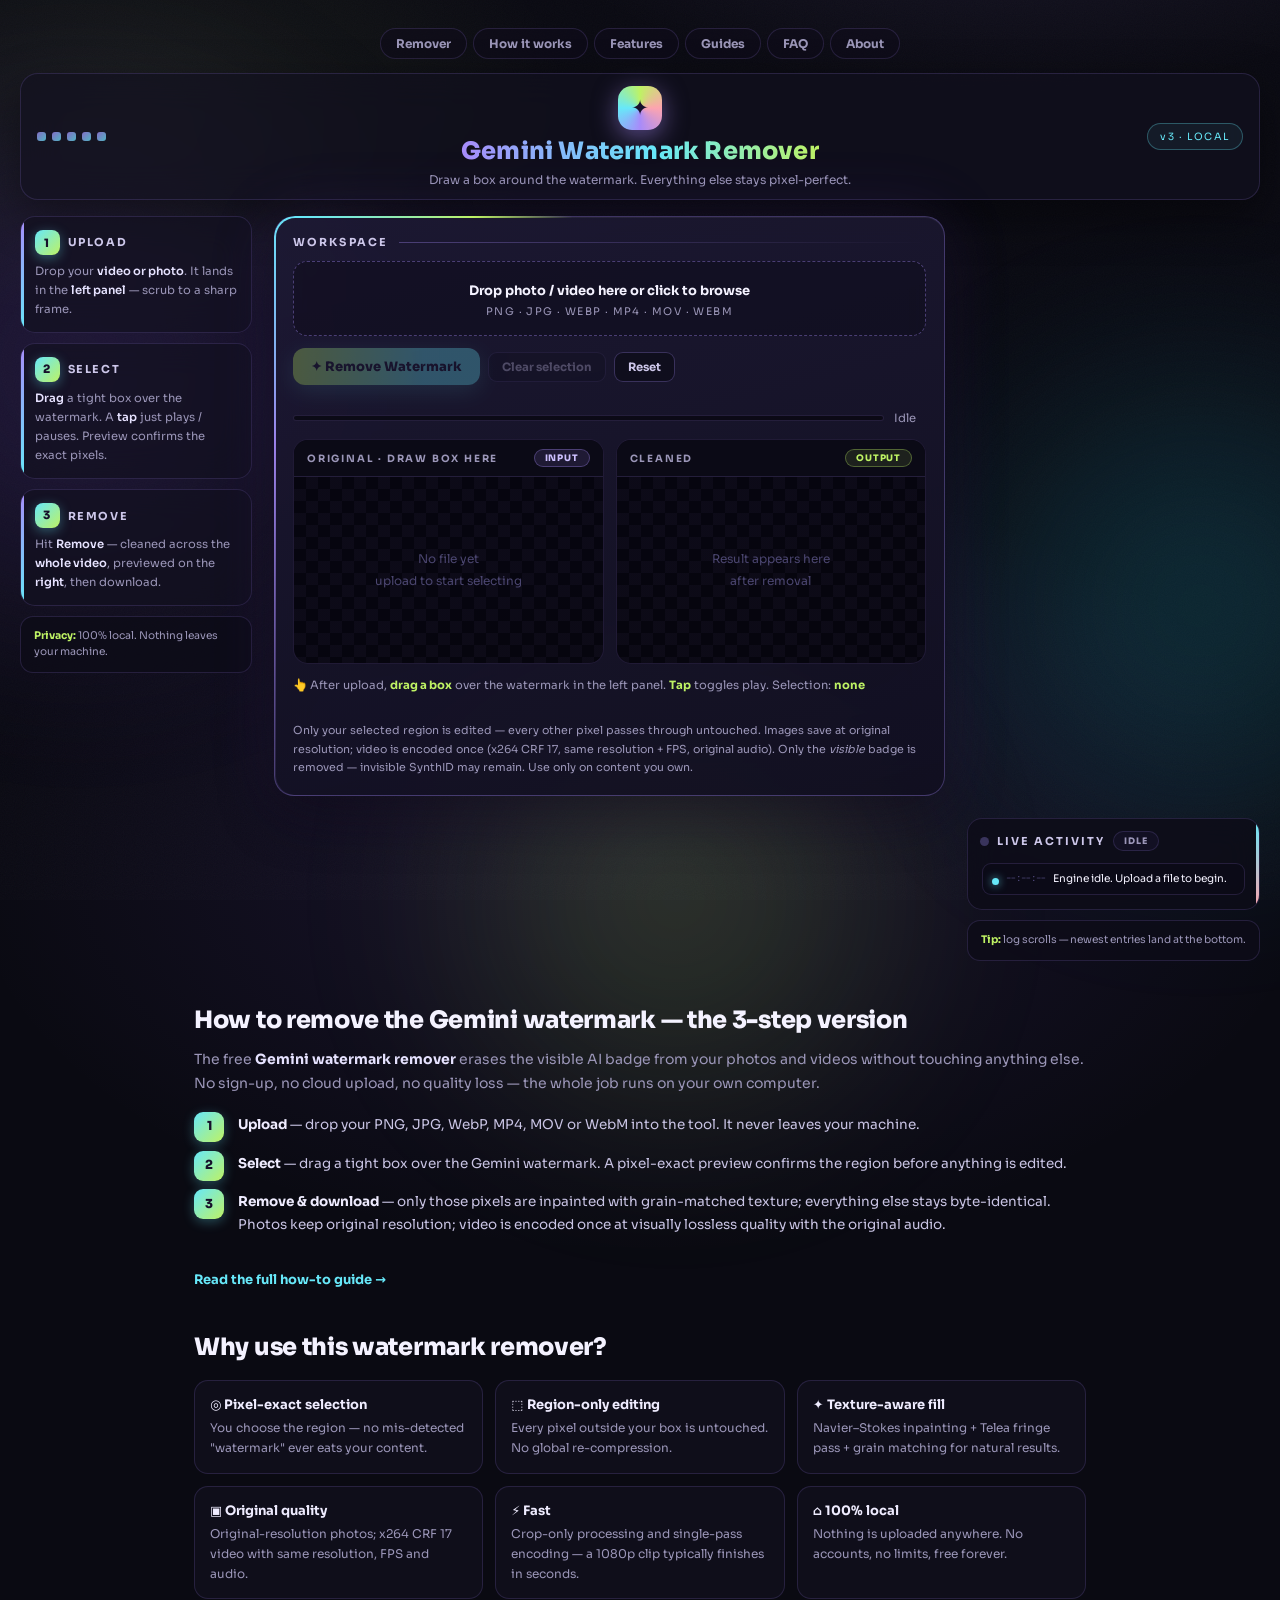
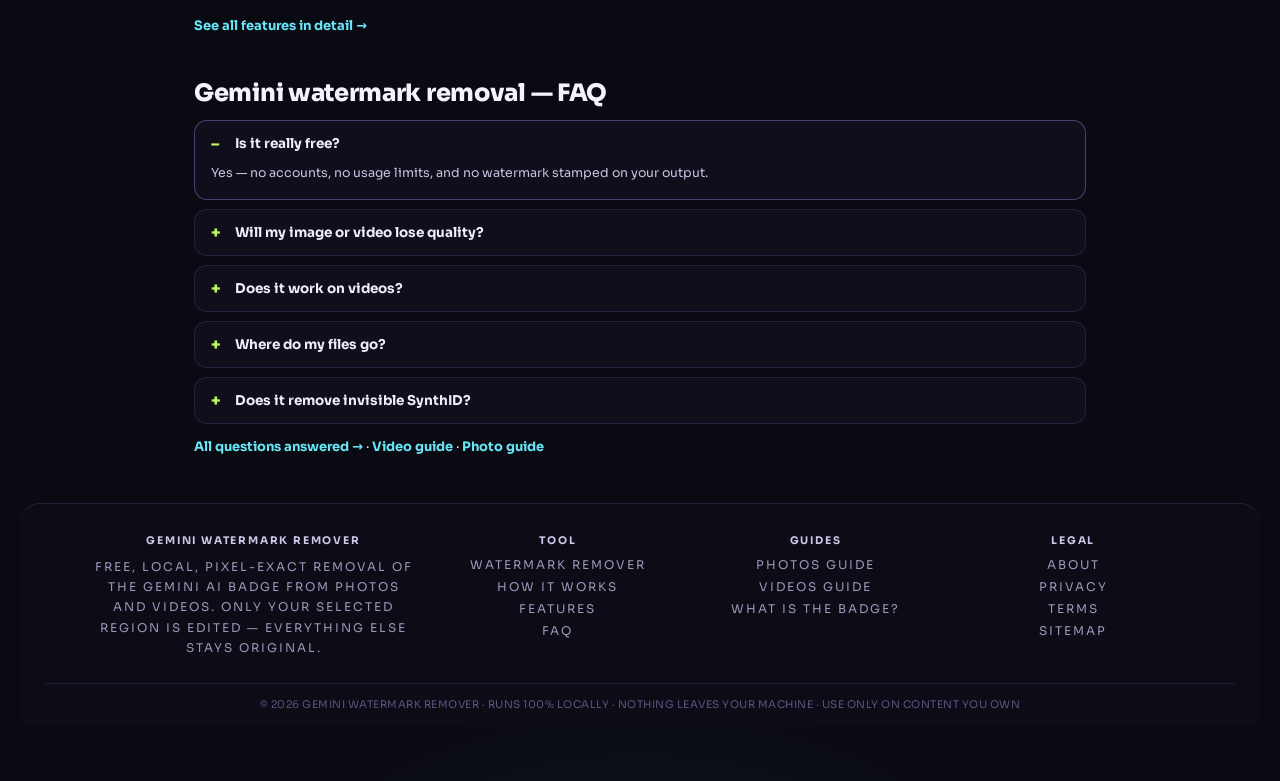
<file: static/index.html>
<!doctype html>
<html lang="en">
<head>
<meta charset="utf-8"/>
<meta name="viewport" content="width=device-width, initial-scale=1"/>
<title>Gemini Watermark Remover — Free AI Watermark Remover for Photos &amp; Videos</title>
<meta name="description" content="Free Gemini watermark remover. Remove the Gemini AI watermark from photos and videos in seconds — pixel-exact selection, original quality kept, 100% local with no cloud uploads."/>
<meta name="keywords" content="gemini watermark remover, remove gemini watermark, gemini ai watermark, ai watermark remover, remove watermark from video, remove watermark from photo, free watermark remover"/>
<meta name="robots" content="index, follow, max-image-preview:large, max-snippet:-1"/>
<meta name="theme-color" content="#0a0a12"/>
<meta property="og:type" content="website"/>
<meta property="og:site_name" content="Gemini Watermark Remover"/>
<meta property="og:title" content="Gemini Watermark Remover — Free AI Watermark Remover for Photos &amp; Videos"/>
<meta property="og:description" content="Remove the Gemini AI watermark from photos and videos in seconds — pixel-exact selection, original quality, 100% local."/>
<meta property="og:locale" content="en_US"/>
<meta name="twitter:card" content="summary_large_image"/>
<meta name="twitter:title" content="Gemini Watermark Remover — Free &amp; Local"/>
<meta name="twitter:description" content="Remove the Gemini AI watermark from photos and videos in seconds. Free, original quality, nothing leaves your machine."/>
<link rel="icon" href="/static/favicon.svg" type="image/svg+xml"/>
<link rel="preconnect" href="https://fonts.googleapis.com">
<script type="application/ld+json">
{"@context":"https://schema.org","@graph":[
{"@type":"WebApplication","name":"Gemini Watermark Remover","url":"/","applicationCategory":"MultimediaApplication","operatingSystem":"Any (web browser)","browserRequirements":"Requires JavaScript","offers":{"@type":"Offer","price":"0","priceCurrency":"USD"},"description":"Free tool to remove the Gemini AI watermark from photos and videos with pixel-exact manual selection, original-quality output, and 100% local processing.","featureList":["Pixel-exact manual selection","Region-only editing","Original-resolution photo output","x264 CRF 17 video encoding with original audio","Grain-matched inpainting","100% local processing"]},
{"@type":"HowTo","name":"How to remove the Gemini watermark","totalTime":"PT1M","step":[
{"@type":"HowToStep","position":1,"name":"Upload your photo or video","text":"Drop your file into the remover. It stays on your computer."},
{"@type":"HowToStep","position":2,"name":"Drag a box over the watermark","text":"Drag a tight selection around the badge. A preview confirms the exact pixels."},
{"@type":"HowToStep","position":3,"name":"Remove and download","text":"Press Remove, then download the cleaned file at original quality."}]},
{"@type":"FAQPage","mainEntity":[
{"@type":"Question","name":"Is this Gemini watermark remover free?","acceptedAnswer":{"@type":"Answer","text":"Yes — free with no accounts, no limits, and no watermark on your output."}},
{"@type":"Question","name":"Will the quality drop?","acceptedAnswer":{"@type":"Answer","text":"No. Photos save at original resolution; video is encoded once at visually lossless x264 CRF 17 with original audio. Pixels outside your selection are untouched."}},
{"@type":"Question","name":"Where do my files go?","acceptedAnswer":{"@type":"Answer","text":"Nowhere. Processing runs locally on your own computer — nothing is uploaded to a cloud."}}]}]}
</script>
<link rel="preconnect" href="https://fonts.googleapis.com">
<link href="https://fonts.googleapis.com/css2?family=Sora:wght@400;600;700;800&family=JetBrains+Mono:wght@500;700&display=swap" rel="stylesheet">
<style>
  :root{
    --bg:#0a0a12; --ink:#f4f2ff; --muted:#9b96b8; --line:rgba(167,139,250,.16);
    --violet:#a78bfa; --lime:#bef264; --cyan:#67e8f9; --peach:#fda4af;
    --panel:rgba(19,17,32,.68); --panel2:rgba(13,12,24,.85);
    --good:#4ade80; --bad:#fb7185; --warn:#fbbf24;
  }
  *{box-sizing:border-box}
  html{scroll-behavior:smooth}
  body{margin:0;color:var(--ink);min-height:100vh;overflow-x:hidden;
    font-family:'Sora',system-ui,sans-serif;
    background:
      radial-gradient(1100px 640px at 50% 36%, rgba(139,92,246,.12), transparent 62%),
      radial-gradient(900px 480px at 78% -8%, rgba(167,139,250,.13), transparent 60%),
      radial-gradient(760px 420px at 12% 4%, rgba(190,242,100,.07), transparent 55%),
      radial-gradient(700px 460px at 50% 108%, rgba(103,232,249,.09), transparent 60%),
      var(--bg)}
  .mono{font-family:'JetBrains Mono',Consolas,monospace}
  /* noise overlay */
  body::before{content:"";position:fixed;inset:0;z-index:0;pointer-events:none;opacity:.05;
    background-image:url("data:image/svg+xml,%3Csvg xmlns='http://www.w3.org/2000/svg' width='140' height='140'%3E%3Cfilter id='n'%3E%3CfeTurbulence type='fractalNoise' baseFrequency='0.9' numOctaves='2'/%3E%3C/filter%3E%3Crect width='140' height='140' filter='url(%23n)' opacity='0.6'/%3E%3C/svg%3E")}
  .float{position:fixed;z-index:0;pointer-events:none;border-radius:50%;filter:blur(110px);opacity:.16;
    animation:float 20s ease-in-out infinite alternate}
  .f1{width:480px;height:480px;left:-160px;top:14%;background:#8b5cf6}
  .f2{width:420px;height:420px;right:-130px;top:44%;background:#22d3ee;animation-delay:-8s}
  .f3{width:380px;height:380px;left:38%;bottom:-190px;background:#a3e635;animation-delay:-14s}
  @keyframes float{from{transform:translate(0,0) scale(1)}to{transform:translate(-60px,70px) scale(1.18)}}
  .wrap{max-width:1440px;margin:0 auto;padding:28px 20px 56px;position:relative;z-index:1}
  /* ===== header: rail left, brand centered ===== */
  .top{display:grid;grid-template-columns:150px 1fr 150px;align-items:center;gap:12px;
    padding:12px 16px;border:1px solid var(--line);border-radius:18px;
    background:var(--panel);backdrop-filter:blur(18px);box-shadow:0 16px 46px rgba(0,0,0,.42);
    animation:drop .55s cubic-bezier(.2,.9,.3,1.2) both}
  @keyframes drop{from{opacity:0;transform:translateY(-16px) scale(.98)}to{opacity:1;transform:none}}
  .rail{display:flex;gap:6px}
  .rail i{width:9px;height:9px;border-radius:3px;background:linear-gradient(135deg,var(--violet),var(--cyan));
    opacity:.75;animation:piano 1.9s ease infinite}
  .rail i:nth-child(2){animation-delay:.2s}.rail i:nth-child(3){animation-delay:.4s}
  .rail i:nth-child(4){animation-delay:.6s}.rail i:nth-child(5){animation-delay:.8s}
  @keyframes piano{0%,100%{transform:scale(1);opacity:.5}50%{transform:scale(1.35);opacity:1}}
  .brand{display:flex;flex-direction:column;align-items:center;text-align:center;gap:6px}
  .logo{width:44px;height:44px;border-radius:14px;display:grid;place-items:center;font-size:21px;color:#17102b;
    background:conic-gradient(from 180deg,var(--violet),var(--cyan),var(--lime),var(--peach),var(--violet));
    box-shadow:0 6px 24px rgba(167,139,250,.5);animation:spinSlow 7s linear infinite}
  @keyframes spinSlow{to{transform:rotate(360deg)}}
  .logo b{font-size:21px;animation:spinSlow 7s linear infinite reverse}
  h1{margin:0;font-size:clamp(19px,2.4vw,24px);font-weight:800;letter-spacing:.2px}
  h1 span{background:linear-gradient(92deg,var(--violet),var(--cyan) 55%,var(--lime));
    -webkit-background-clip:text;background-clip:text;color:transparent}
  .sub{color:var(--muted);font-size:12px;margin:0}
  .idchip{justify-self:end;font-size:10px;letter-spacing:1.6px;color:var(--cyan);border:1px solid rgba(103,232,249,.3);
    padding:6px 12px;border-radius:99px;background:rgba(103,232,249,.06);white-space:nowrap;animation:blinkSoft 2.6s ease infinite}
  @keyframes blinkSoft{0%,100%{opacity:1}50%{opacity:.55}}
  /* ===== main: instructions hard left, workspace centered ===== */
  /* rail pinned to extreme left, workspace dead-center via symmetric spacer column */
  .main{display:grid;grid-template-columns:232px minmax(0,780px) 232px;justify-content:center;gap:22px;
    margin-top:16px;align-items:start}
  .railbar{grid-column:1;justify-self:start;display:flex;flex-direction:column;gap:10px;position:sticky;top:16px}
  .ws{grid-column:2}
  @media(max-width:1320px){
    .main{grid-template-columns:232px minmax(0,780px)}
    .actrail{grid-column:2;grid-row:2}
  }
  @media(max-width:920px){
    .main{grid-template-columns:minmax(0,1fr);justify-items:stretch}
    .ws{grid-column:1;grid-row:1}
    .railbar{position:static;grid-column:1;grid-row:2}
    .actrail{grid-column:1;grid-row:3;position:static}
  }
  .guide{background:var(--panel);border:1px solid var(--line);border-radius:15px;padding:13px 14px;
    backdrop-filter:blur(16px);position:relative;overflow:hidden;
    animation:slideIn .5s cubic-bezier(.2,.9,.3,1.1) both;transition:transform .25s,border-color .25s}
  .guide:hover{transform:translateX(5px);border-color:rgba(167,139,250,.4)}
  .guide:nth-child(2){animation-delay:.1s}.guide:nth-child(3){animation-delay:.2s}
  @keyframes slideIn{from{opacity:0;transform:translateX(-22px)}to{opacity:1;transform:none}}
  .guide::after{content:"";position:absolute;left:0;top:0;bottom:0;width:3px;border-radius:3px;
    background:linear-gradient(180deg,var(--violet),var(--cyan))}
  .guide .n{display:inline-grid;place-items:center;width:25px;height:25px;border-radius:8px;font-size:11.5px;
    font-weight:800;color:#17102b;background:linear-gradient(135deg,var(--cyan),var(--lime));margin-right:8px;
    box-shadow:0 3px 12px rgba(103,232,249,.35)}
  .guide h3{display:flex;align-items:center;margin:0;font-size:11px;font-weight:700;letter-spacing:1.6px;
    text-transform:uppercase;color:#cdc7ea}
  .guide p{margin:7px 0 0;font-size:11.5px;line-height:1.65;color:var(--muted)}
  .guide b{color:#e6e2ff;font-weight:600}
  .gspace{display:none}
  @media(max-width:920px){.gspace{display:none}}
  .gfoot{background:var(--panel2);border:1px solid var(--line);border-radius:13px;padding:11px 13px;
    font-size:10.5px;line-height:1.6;color:var(--muted)}
  .gfoot b{color:var(--lime)}
  /* ===== workspace card ===== */
  .ws{position:relative;background:linear-gradient(165deg,rgba(30,26,54,.88),rgba(17,15,32,.92));
    border:1px solid rgba(167,139,250,.3);border-radius:20px;padding:18px;
    backdrop-filter:blur(18px);
    box-shadow:0 18px 54px rgba(0,0,0,.45),0 0 70px rgba(139,92,246,.14),
      inset 0 1px 0 rgba(255,255,255,.06);
    animation:rise .6s cubic-bezier(.2,.9,.3,1.1) .05s both}
  /* animated beam tracing the workspace border */
  @property --ang{syntax:'<angle>';initial-value:0deg;inherits:false}
  .ws::before{content:"";position:absolute;inset:-1px;border-radius:21px;padding:1.5px;pointer-events:none;
    background:conic-gradient(from var(--ang),transparent 0 62%,rgba(167,139,250,.9) 78%,var(--cyan) 87%,var(--lime) 93%,transparent 98%);
    -webkit-mask:linear-gradient(#000 0 0) content-box,linear-gradient(#000 0 0);
    -webkit-mask-composite:xor;mask-composite:exclude;
    animation:beam 7s linear infinite}
  @keyframes beam{to{--ang:360deg}}
  @keyframes rise{from{opacity:0;transform:translateY(20px)}to{opacity:1;transform:none}}
  .ws h3{margin:0 0 12px;font-size:11px;font-weight:700;letter-spacing:2.2px;color:#cdc7ea;
    text-transform:uppercase;display:flex;align-items:center;gap:10px}
  .ws h3::after{content:"";flex:1;height:1px;background:linear-gradient(90deg,rgba(167,139,250,.35),transparent)}
  .drop{border:1.5px dashed rgba(167,139,250,.38);border-radius:14px;padding:17px 12px;text-align:center;cursor:pointer;
    transition:.25s;background:rgba(15,13,28,.55);position:relative;overflow:hidden}
  .drop::after{content:"";position:absolute;inset:0;
    background:linear-gradient(100deg,transparent 30%,rgba(190,242,100,.14) 50%,transparent 70%);
    transform:translateX(-100%);animation:sweep 4.2s ease infinite}
  @keyframes sweep{55%,100%{transform:translateX(100%)}}
  .drop:hover,.drop.over{border-color:var(--lime);background:rgba(24,22,42,.75);transform:translateY(-1px);
    box-shadow:0 10px 30px rgba(190,242,100,.1)}
  .drop b{font-size:13px;font-weight:700}
  .drop .fmt{color:var(--muted);font-size:10.5px;margin-top:5px;letter-spacing:1.4px}
  .row{display:flex;gap:8px;margin-top:12px;flex-wrap:wrap;align-items:center}
  button{border:0;border-radius:12px;padding:10px 18px;font-size:13px;font-weight:800;cursor:pointer;
    font-family:'Sora',sans-serif;transition:.22s}
  .primary{color:#17102b;background:linear-gradient(92deg,var(--lime),var(--cyan) 70%);
    box-shadow:0 6px 22px rgba(103,232,249,.35);animation:breathe 2.8s ease infinite}
  @keyframes breathe{0%,100%{box-shadow:0 6px 22px rgba(103,232,249,.3)}50%{box-shadow:0 6px 30px rgba(190,242,100,.5)}}
  .primary:hover:not(:disabled){transform:translateY(-2px) scale(1.02)}
  .primary:disabled{opacity:.3;cursor:not-allowed;animation:none}
  .ghost{background:rgba(15,13,28,.85);color:#cdc7ea;border:1px solid rgba(167,139,250,.28);font-weight:700}
  .row .ghost{padding:7px 13px;font-size:11.5px;border-radius:9px}
  .ghost:hover:not(:disabled){border-color:var(--cyan);color:#fff;transform:translateY(-1px)}
  .ghost:disabled{opacity:.3;cursor:not-allowed}
  /* progress */
  .prog{display:flex;align-items:center;gap:10px;margin-top:13px}
  .bar{flex:1;height:6px;background:rgba(10,9,20,.9);border-radius:99px;overflow:hidden;border:1px solid var(--line)}
  .bar>div{height:100%;width:0%;border-radius:99px;
    background:linear-gradient(90deg,var(--violet),var(--cyan),var(--lime),var(--peach),var(--violet));
    background-size:300% 100%;animation:flow 2.2s linear infinite;transition:width .35s;
    box-shadow:0 0 12px rgba(167,139,250,.55)}
  @keyframes flow{to{background-position:300% 0}}
  #stage{color:var(--muted);font-size:11.5px;white-space:nowrap}
  #elapsed{color:var(--cyan);font-size:11.5px;font-weight:700}
  /* steps */
  .steps{display:flex;gap:7px;margin-top:13px}
  .step{flex:1;text-align:center;font-size:10px;font-weight:700;letter-spacing:.5px;color:var(--muted);
    border:1px solid var(--line);border-radius:11px;padding:8px 4px;background:rgba(12,11,24,.72);transition:.35s;position:relative;overflow:hidden}
  .step .dot{display:block;font-size:14px;margin-bottom:2px}
  .step.active{border-color:rgba(103,232,249,.55);color:#fff}
  .step.active::after{content:"";position:absolute;bottom:0;left:0;right:0;height:2px;
    background:linear-gradient(90deg,var(--cyan),var(--lime));animation:edge 1.4s ease infinite}
  @keyframes edge{0%,100%{opacity:.5}50%{opacity:1}}
  .step.active .dot::after{content:"";display:inline-block;width:8px;height:8px;margin-left:6px;border-radius:50%;
    border:2px solid var(--cyan);border-top-color:transparent;animation:spin 1s linear infinite;vertical-align:1px}
  .step.done{border-color:rgba(74,222,128,.45);color:var(--good)}
  @keyframes spin{to{transform:rotate(360deg)}}
  /* panes */
  .compare{display:grid;grid-template-columns:1fr 1fr;gap:12px;margin-top:14px}
  @media(max-width:720px){.compare{grid-template-columns:1fr}}
  .pane{border:1px solid var(--line);border-radius:15px;overflow:hidden;background:rgba(6,5,14,.92);
    display:flex;flex-direction:column;min-height:225px;transition:border-color .3s,transform .3s}
  .pane:hover{transform:translateY(-3px);border-color:rgba(167,139,250,.35)}
  .pane header{font-size:10px;font-weight:700;letter-spacing:1.8px;padding:9px 13px;color:var(--muted);
    display:flex;justify-content:space-between;align-items:center;gap:8px;
    background:rgba(12,11,24,.85);border-bottom:1px solid var(--line)}
  .tag{padding:2px 10px;border-radius:99px;font-size:9px;font-weight:800;letter-spacing:.8px;white-space:nowrap}
  .tag.orig{background:rgba(167,139,250,.13);color:#cdc0ff;border:1px solid rgba(167,139,250,.32)}
  .tag.clean{background:rgba(190,242,100,.1);color:var(--lime);border:1px solid rgba(190,242,100,.32)}
  .selwrap{position:relative;flex:1;display:grid;place-items:center;min-height:185px;max-height:330px;
    overflow:hidden;touch-action:none;
    background:linear-gradient(45deg,rgba(167,139,250,.04) 25%,transparent 25%,transparent 75%,rgba(167,139,250,.04) 75%),
      linear-gradient(45deg,rgba(167,139,250,.04) 25%,transparent 25%,transparent 75%,rgba(167,139,250,.04) 75%);
    background-size:24px 24px;background-position:0 0,12px 12px}
  .selwrap img,.selwrap video{max-width:100%;max-height:320px;object-fit:contain;display:block;width:100%}
  #overlay{position:absolute;inset:0;cursor:crosshair;touch-action:none;z-index:3}
  #selbox{position:absolute;border:1.5px solid var(--lime);background:rgba(190,242,100,.12);border-radius:7px;
    display:none;pointer-events:none;z-index:4;animation:glowPulse 1.8s ease-in-out infinite}
  #selbox::before,#selbox::after{content:"";position:absolute;width:13px;height:13px;border:2.5px solid var(--cyan)}
  #selbox::before{left:-5px;top:-5px;border-right:0;border-bottom:0;border-top-left-radius:6px}
  #selbox::after{right:-5px;bottom:-5px;border-left:0;border-top:0;border-bottom-right-radius:6px}
  @keyframes glowPulse{0%,100%{box-shadow:0 0 10px rgba(190,242,100,.3)}50%{box-shadow:0 0 26px rgba(190,242,100,.5)}}
  #selbox .lbl{position:absolute;top:-23px;left:0;font-size:9.5px;font-weight:800;font-family:'JetBrains Mono',monospace;
    background:var(--lime);color:#17102b;padding:2px 8px;border-radius:6px;white-space:nowrap}
  #playFlash{position:absolute;z-index:5;width:56px;height:56px;border-radius:50%;display:grid;place-items:center;
    background:rgba(8,7,18,.55);border:1.5px solid rgba(244,242,255,.4);color:#fff;font-size:22px;cursor:pointer;
    transition:.25s;backdrop-filter:blur(6px)}
  #playFlash:hover{transform:scale(1.1);border-color:var(--lime);box-shadow:0 0 26px rgba(190,242,100,.4)}
  #playFlash.hidden{opacity:0;pointer-events:none;transform:scale(.8)}
  #playFlash.pop{animation:pop .35s ease}
  @keyframes pop{0%{transform:scale(.6);opacity:0}60%{transform:scale(1.14)}100%{transform:scale(1)}}
  .empty{color:#4b4670;font-size:12px;padding:28px 10px;text-align:center;line-height:1.8}
  .vctrl{display:none;gap:8px;align-items:center;padding:8px 11px;border-top:1px solid var(--line);background:rgba(8,7,18,.9)}
  .vctrl.on{display:flex}
  .vctrl button{padding:5px 11px;font-size:11px;border-radius:8px}
  .vctrl input[type=range]{flex:1;accent-color:var(--lime);cursor:pointer;height:4px}
  .vctrl .t{font-size:10.5px;color:var(--muted);font-family:'JetBrains Mono',monospace;white-space:nowrap}
  .hint{font-size:11.5px;color:var(--muted);margin-top:12px;line-height:1.65}
  .hint b{color:var(--lime)}
  .meta{display:flex;gap:7px;margin-top:12px;flex-wrap:wrap;font-size:11px;color:var(--muted)}
  .pill{background:rgba(12,11,24,.85);border:1px solid rgba(167,139,250,.28);padding:5px 12px;border-radius:99px}
  .pill b{color:var(--cyan);font-family:'JetBrains Mono',monospace}
  #dl{display:none;margin-top:15px;text-align:center;animation:rise .4s ease both}
  #dl a{display:inline-block;background:linear-gradient(92deg,var(--lime),var(--cyan));color:#17102b;
    font-weight:800;font-size:14px;padding:13px 34px;border-radius:13px;text-decoration:none;
    box-shadow:0 10px 30px rgba(190,242,100,.28);transition:.22s}
  #dl a:hover{transform:translateY(-2px) scale(1.03);box-shadow:0 14px 40px rgba(103,232,249,.42)}
  /* maximized (fullscreen) result view */
  #cleanWrap:fullscreen{max-height:none;background:#04030a}
  #cleanWrap:fullscreen img,#cleanWrap:fullscreen video{max-height:94vh;max-width:96vw;width:auto;height:auto}
  #cleanWrap:fullscreen .empty{display:none}
  #maxBtn{display:none}
  #maxBtn.on{display:inline-block}
  /* activity: narrow right rail, mirrors the instructions rail */
  .actrail{grid-column:3;position:sticky;top:16px;display:flex;flex-direction:column;gap:10px}
  .activity{background:var(--panel2);border:1px solid var(--line);border-radius:15px;padding:12px;
    backdrop-filter:blur(16px);position:relative;overflow:hidden;
    animation:slideIn .5s cubic-bezier(.2,.9,.3,1.1) .25s both}
  .activity::after{content:"";position:absolute;right:0;top:0;bottom:0;width:3px;border-radius:3px;
    background:linear-gradient(180deg,var(--cyan),var(--peach))}
  .act-head{display:flex;align-items:center;gap:8px;flex-wrap:wrap}
  .live-dot{width:9px;height:9px;border-radius:50%;background:#39345c;flex:none;transition:.3s}
  .live-dot.on{background:var(--lime);box-shadow:0 0 12px var(--lime);animation:blink 1.2s ease infinite}
  @keyframes blink{50%{opacity:.3}}
  .act-head h3{margin:0;font-size:11px;font-weight:700;letter-spacing:2px;color:#cdc7ea;text-transform:uppercase}
  #statusPill{font-size:9px;font-weight:800;padding:3px 10px;border-radius:99px;letter-spacing:1px;
    background:rgba(20,18,38,.85);color:var(--muted);border:1px solid var(--line)}
  #statusPill.work{background:rgba(251,191,36,.09);color:var(--warn);border-color:rgba(251,191,36,.4)}
  #statusPill.ok{background:rgba(74,222,128,.09);color:var(--good);border-color:rgba(74,222,128,.4)}
  #statusPill.err{background:rgba(251,113,133,.09);color:var(--bad);border-color:rgba(251,113,133,.4)}
  #actElapsed{margin-left:auto;color:var(--muted);font-size:10px;font-family:'JetBrains Mono',monospace}
  #feed{margin-top:10px;max-height:60vh;overflow-y:auto;display:flex;flex-direction:column;gap:6px;
    padding:2px;scroll-behavior:smooth}
  #feed::-webkit-scrollbar{width:5px}
  #feed::-webkit-scrollbar-thumb{background:rgba(167,139,250,.3);border-radius:99px}
  .fi{display:flex;gap:10px;align-items:flex-start;background:rgba(12,11,24,.78);border:1px solid var(--line);
    border-radius:11px;padding:7px 12px;font-size:11.5px;line-height:1.5;animation:feedIn .35s cubic-bezier(.2,.9,.3,1.15) both}
  /* compact feed entries for the narrow right rail */
  .actrail .fi{gap:7px;row-gap:3px;padding:7px 9px;border-radius:9px;font-size:10.5px;align-items:center}
  .actrail .fi>span:last-child{flex:1 1 100%}
  .actrail .fi .t{font-size:9px;margin-top:0}
  @keyframes feedIn{from{opacity:0;transform:translateX(-10px)}to{opacity:1;transform:none}}
  .fi .d{width:7px;height:7px;border-radius:50%;margin-top:5px;flex:none;background:var(--cyan);
    box-shadow:0 0 8px rgba(103,232,249,.8)}
  .fi.ok .d{background:var(--good);box-shadow:0 0 8px rgba(74,222,128,.8)}
  .fi.err .d{background:var(--bad);box-shadow:0 0 8px rgba(251,113,133,.8)}
  .fi .t{color:#514a7d;font-family:'JetBrains Mono',monospace;font-size:10px;white-space:nowrap;margin-top:2px}
  .fi.err{border-color:rgba(251,113,133,.35)}
  .fi.ok{border-color:rgba(74,222,128,.3)}
  .note{margin-top:14px;font-size:11px;color:var(--muted);line-height:1.7}
  footer{margin-top:22px;text-align:center;color:#4b4670;font-size:10.5px;letter-spacing:2px;text-transform:uppercase}
  /* ===== site nav + SEO content sections ===== */
  .pagenav{display:flex;gap:6px;justify-content:center;flex-wrap:wrap;margin-bottom:14px}
  .pagenav a{font-size:12px;font-weight:700;color:var(--muted);padding:7px 15px;border-radius:99px;
    border:1px solid var(--line);background:rgba(15,13,28,.6);transition:.2s;text-decoration:none}
  .pagenav a:hover{color:var(--ink);border-color:rgba(167,139,250,.45);transform:translateY(-1px)}
  .seo{max-width:900px;margin:44px auto 0;padding:0 4px}
  .seo h2{font-size:clamp(19px,2.4vw,24px);font-weight:800;letter-spacing:-.3px;margin:0 0 12px}
  .seolead{color:var(--muted);font-size:14px;line-height:1.75;margin:0 0 16px}
  .seolead b,.seolead strong{color:#e6e2ff}
  .ssteps{list-style:none;padding:0;margin:18px 0;counter-reset:st}
  .ssteps li{counter-increment:st;position:relative;padding:0 0 16px 44px;margin:0;
    color:#c9c4e4;font-size:13.5px;line-height:1.7}
  .ssteps li::before{content:counter(st);position:absolute;left:0;top:-2px;width:30px;height:30px;
    display:grid;place-items:center;border-radius:9px;font-weight:800;font-size:12.5px;color:#17102b;
    background:linear-gradient(135deg,var(--cyan),var(--lime));box-shadow:0 3px 12px rgba(103,232,249,.3)}
  .ssteps b{color:#efecff}
  .sgrid{display:grid;grid-template-columns:repeat(3,1fr);gap:12px;margin:18px 0}
  @media(max-width:820px){.sgrid{grid-template-columns:1fr 1fr}}
  @media(max-width:520px){.sgrid{grid-template-columns:1fr}}
  .sfeat{background:var(--panel);border:1px solid var(--line);border-radius:14px;padding:15px;
    transition:.25s}
  .sfeat:hover{border-color:rgba(167,139,250,.4);transform:translateY(-2px)}
  .sfeat h3{margin:0 0 5px;font-size:13px;font-weight:700;color:#efecff}
  .sfeat p{margin:0;font-size:12px;color:var(--muted);line-height:1.65}
  .more{margin:14px 0 0;font-size:13px}
  .more a{color:var(--cyan);text-decoration:none;font-weight:700}
  .more a:hover{text-decoration:underline}
  .seo details{background:var(--panel);border:1px solid var(--line);border-radius:13px;
    padding:12px 16px;margin:9px 0;transition:border-color .25s}
  .seo details[open]{border-color:rgba(167,139,250,.4)}
  .seo details summary{cursor:pointer;font-weight:700;font-size:13.5px;color:#efecff;list-style:none;
    display:flex;align-items:center;gap:10px}
  .seo details summary::before{content:"+";color:var(--lime);font-weight:800;font-size:16px;flex:none;width:14px}
  .seo details[open] summary::before{content:"–"}
  .seo details p{margin:9px 0 2px;font-size:12.5px;color:#c9c4e4;line-height:1.7}
  .bigfoot{margin-top:48px;border-top:1px solid var(--line);background:var(--panel2);
    border-radius:20px 20px 0 0;padding:30px 26px 0}
  .fcols{display:grid;grid-template-columns:1.4fr 1fr 1fr 1fr;gap:24px;max-width:1100px;
    margin:0 auto 24px}
  @media(max-width:760px){.fcols{grid-template-columns:1fr 1fr}}
  .bigfoot h4{margin:0 0 10px;font-size:10.5px;letter-spacing:1.8px;text-transform:uppercase;color:#cdc7ea}
  .fabout{color:var(--muted);font-size:12px;line-height:1.7;margin:0}
  .bigfoot ul{list-style:none;margin:0;padding:0}
  .bigfoot li{margin-bottom:7px}
  .bigfoot a{color:var(--muted);font-size:12px;text-decoration:none}
  .bigfoot a:hover{color:var(--cyan)}
  .flegal{border-top:1px solid var(--line);text-align:center;padding:14px;color:#5a5480;
    font-size:10.5px;letter-spacing:.5px}
</style>
</head>
<body>
<div class="float f1"></div><div class="float f2"></div><div class="float f3"></div>
<div class="wrap">
  <nav class="pagenav" aria-label="Site pages">
    <a href="/">Remover</a>
    <a href="/how-it-works">How it works</a>
    <a href="/features">Features</a>
    <a href="/guides">Guides</a>
    <a href="/faq">FAQ</a>
    <a href="/about">About</a>
  </nav>
  <header class="top">
    <div class="rail"><i></i><i></i><i></i><i></i><i></i></div>
    <div class="brand">
      <div class="logo"><b>✦</b></div>
      <h1><span>Gemini Watermark Remover</span></h1>
      <p class="sub">Draw a box around the watermark. Everything else stays pixel-perfect.</p>
    </div>
    <span class="idchip">v3 · LOCAL</span>
  </header>

  <div class="main">
  <aside class="railbar">
    <div class="guide"><h3><span class="n">1</span>Upload</h3>
      <p>Drop your <b>video or photo</b>. It lands in the <b>left panel</b> — scrub to a sharp frame.</p></div>
    <div class="guide"><h3><span class="n">2</span>Select</h3>
      <p><b>Drag</b> a tight box over the watermark. A <b>tap</b> just plays / pauses. Preview confirms the exact pixels.</p></div>
    <div class="guide"><h3><span class="n">3</span>Remove</h3>
      <p>Hit <b>Remove</b> — cleaned across the <b>whole video</b>, previewed on the <b>right</b>, then download.</p></div>
    <div class="gfoot"><b>Privacy:</b> 100% local. Nothing leaves your machine.</div>
  </aside>

  <div class="ws" id="tool">
    <h3>Workspace</h3>
    <div class="drop" id="drop">
      <b id="dropText">Drop photo / video here or click to browse</b>
      <div class="fmt">PNG · JPG · WEBP · MP4 · MOV · WEBM</div>
      <input type="file" id="file" accept="image/*,video/*" style="display:none"/>
    </div>
    <div class="row">
      <button class="primary" id="go" disabled>✦ Remove Watermark</button>
      <button class="ghost" id="clear" disabled>Clear selection</button>
      <button class="ghost" id="reset">Reset</button>
    </div>
    <div class="steps" id="steps"></div>
    <div class="prog"><div class="bar"><div id="fill"></div></div><span id="stage">Idle</span><span id="elapsed"></span></div>

    <div class="compare">
      <div class="pane">
        <header>ORIGINAL · DRAW BOX HERE <span class="tag orig">INPUT</span></header>
        <div class="selwrap" id="origWrap">
          <div class="empty" id="origEmpty">No file yet<br/>upload to start selecting</div>
          <div id="overlay" style="display:none"></div>
          <div id="selbox"><span class="lbl" id="selLbl"></span></div>
          <div id="playFlash" style="display:none">▶</div>
        </div>
        <div class="vctrl" id="vctrl">
          <button class="ghost" id="vPlay">▶</button>
          <input type="range" id="vSeek" min="0" max="1000" value="0"/>
          <span class="t" id="vTime">0:00 / 0:00</span>
        </div>
      </div>
      <div class="pane">
        <header>CLEANED <span style="display:flex;gap:8px;align-items:center"><span class="tag clean">OUTPUT</span><button class="ghost" id="maxBtn">⛶ Maximize</button></span></header>
        <div class="selwrap" id="cleanWrap">
          <div class="empty">Result appears here<br/>after removal</div>
        </div>
      </div>
    </div>
    <div class="hint" id="selHint">👆 After upload, <b>drag a box</b> over the watermark in the left panel. <b>Tap</b> toggles play. Selection: <b id="selInfo">none</b></div>
    <div class="meta" id="meta"></div>
    <div id="dl"><a id="dlLink" href="#">⬇ Download cleaned file</a></div>

    <div class="note">Only your selected region is edited — every other pixel passes through untouched.
      Images save at original resolution; video is encoded once (x264 CRF&nbsp;17, same resolution +
      FPS, original audio). Only the <i>visible</i> badge is removed — invisible SynthID may remain.
      Use only on content you own.</div>
  </div>

  <aside class="actrail">
    <div class="activity">
      <div class="act-head">
        <div class="live-dot" id="liveDot"></div>
        <h3>Live activity</h3>
        <span id="statusPill">IDLE</span>
        <span id="actElapsed"></span>
      </div>
      <div id="feed"><div class="fi"><span class="d"></span><span class="t">--:--:--</span><span>Engine idle. Upload a file to begin.</span></div></div>
    </div>
    <div class="gfoot"><b>Tip:</b> log scrolls — newest entries land at the bottom.</div>
  </aside>
  </div>

  <!-- ===== SEO content sections ===== -->
  <section class="seo" id="how">
    <h2>How to remove the Gemini watermark — the 3-step version</h2>
    <p class="seolead">The free <strong>Gemini watermark remover</strong> erases the visible AI badge from your photos and videos without touching anything else. No sign-up, no cloud upload, no quality loss — the whole job runs on your own computer.</p>
    <ol class="ssteps">
      <li><b>Upload</b> — drop your PNG, JPG, WebP, MP4, MOV or WebM into the tool. It never leaves your machine.</li>
      <li><b>Select</b> — drag a tight box over the Gemini watermark. A pixel-exact preview confirms the region before anything is edited.</li>
      <li><b>Remove &amp; download</b> — only those pixels are inpainted with grain-matched texture; everything else stays byte-identical. Photos keep original resolution; video is encoded once at visually lossless quality with the original audio.</li>
    </ol>
    <p class="more"><a href="/how-it-works">Read the full how-to guide →</a></p>
  </section>

  <section class="seo" id="features">
    <h2>Why use this watermark remover?</h2>
    <div class="sgrid">
      <div class="sfeat"><h3>◎ Pixel-exact selection</h3><p>You choose the region — no mis-detected "watermark" ever eats your content.</p></div>
      <div class="sfeat"><h3>⬚ Region-only editing</h3><p>Every pixel outside your box is untouched. No global re-compression.</p></div>
      <div class="sfeat"><h3>✦ Texture-aware fill</h3><p>Navier–Stokes inpainting + Telea fringe pass + grain matching for natural results.</p></div>
      <div class="sfeat"><h3>▣ Original quality</h3><p>Original-resolution photos; x264 CRF 17 video with same resolution, FPS and audio.</p></div>
      <div class="sfeat"><h3>⚡ Fast</h3><p>Crop-only processing and single-pass encoding — a 1080p clip typically finishes in seconds.</p></div>
      <div class="sfeat"><h3>⌂ 100% local</h3><p>Nothing is uploaded anywhere. No accounts, no limits, free forever.</p></div>
    </div>
    <p class="more"><a href="/features">See all features in detail →</a></p>
  </section>

  <section class="seo" id="faq">
    <h2>Gemini watermark removal — FAQ</h2>
    <details open><summary>Is it really free?</summary><p>Yes — no accounts, no usage limits, and no watermark stamped on your output.</p></details>
    <details><summary>Will my image or video lose quality?</summary><p>Photos save at original resolution at quality 100. Video is encoded once with x264 at CRF 17 (visually lossless), same resolution, FPS, and original audio. Pixels outside your selection are untouched.</p></details>
    <details><summary>Does it work on videos?</summary><p>Yes — scrub to a frame where the badge is sharp, drag one box, and the tool cleans every frame of the whole clip in a single pass with no flicker.</p></details>
    <details><summary>Where do my files go?</summary><p>Nowhere. The engine runs locally on your computer; nothing is uploaded to a cloud service.</p></details>
    <details><summary>Does it remove invisible SynthID?</summary><p>No. The tool removes the visible badge only — it doesn't add, remove, or alter hidden signatures. Use it on content you own.</p></details>
    <p class="more"><a href="/faq">All questions answered →</a> · <a href="/guides/remove-gemini-watermark-from-videos">Video guide</a> · <a href="/guides/remove-gemini-watermark-from-photos">Photo guide</a></p>
  </section>

  <footer class="bigfoot">
    <div class="fcols">
      <div><h4>Gemini Watermark Remover</h4><p class="fabout">Free, local, pixel-exact removal of the Gemini AI badge from photos and videos. Only your selected region is edited — everything else stays original.</p></div>
      <div><h4>Tool</h4><ul><li><a href="/#tool">Watermark remover</a></li><li><a href="/how-it-works">How it works</a></li><li><a href="/features">Features</a></li><li><a href="/faq">FAQ</a></li></ul></div>
      <div><h4>Guides</h4><ul><li><a href="/guides/remove-gemini-watermark-from-photos">Photos guide</a></li><li><a href="/guides/remove-gemini-watermark-from-videos">Videos guide</a></li><li><a href="/guides/what-is-the-gemini-watermark">What is the badge?</a></li></ul></div>
      <div><h4>Legal</h4><ul><li><a href="/about">About</a></li><li><a href="/privacy">Privacy</a></li><li><a href="/terms">Terms</a></li><li><a href="/sitemap.xml">Sitemap</a></li></ul></div>
    </div>
    <div class="flegal">© 2026 Gemini Watermark Remover · runs 100% locally · nothing leaves your machine · use only on content you own</div>
  </footer>
</div>

<script>
const drop = document.getElementById('drop');
const fileInput = document.getElementById('file');
const goBtn = document.getElementById('go');
const clearBtn = document.getElementById('clear');
const stageText = document.getElementById('stage');
const elapsedEl = document.getElementById('elapsed');
const fill = document.getElementById('fill');
const feed = document.getElementById('feed');
const meta = document.getElementById('meta');
const origWrap = document.getElementById('origWrap');
const cleanWrap = document.getElementById('cleanWrap');
const overlay = document.getElementById('overlay');
const selbox = document.getElementById('selbox');
const selLbl = document.getElementById('selLbl');
const selInfo = document.getElementById('selInfo');
const stepsEl = document.getElementById('steps');
const dlBox = document.getElementById('dl');
const dlLink = document.getElementById('dlLink');
const playFlash = document.getElementById('playFlash');
const vctrl = document.getElementById('vctrl');
const vPlay = document.getElementById('vPlay');
const vSeek = document.getElementById('vSeek');
const vTime = document.getElementById('vTime');
const liveDot = document.getElementById('liveDot');
const statusPill = document.getElementById('statusPill');
const actElapsed = document.getElementById('actElapsed');
const maxBtn = document.getElementById('maxBtn');
let file = null, kind = null, jobId = null, timer = null, shownLogs = 0;
let clockTimer = null, t0 = 0;
let mediaEl = null, natW = 0, natH = 0;
let sel = null, drawing = false, startPt = null, downXY = null, downT = 0;

drop.onclick = () => fileInput.click();
['dragover','dragenter'].forEach(e => drop.addEventListener(e, ev => { ev.preventDefault(); drop.classList.add('over'); }));
['dragleave','drop'].forEach(e => drop.addEventListener(e, ev => { ev.preventDefault(); drop.classList.remove('over'); }));
drop.addEventListener('drop', ev => { if (ev.dataTransfer.files[0]) setFile(ev.dataTransfer.files[0]); });
fileInput.onchange = e => { if (e.target.files[0]) setFile(e.target.files[0]); };
document.getElementById('reset').onclick = () => location.reload();
clearBtn.onclick = () => { sel = null; drawSel(); updateGo(); say('Selection cleared. Drag a new box.'); };

function fmt(s) { s = Math.max(0, Math.floor(s || 0)); return Math.floor(s / 60) + ':' + String(s % 60).padStart(2, '0'); }

async function setFile(f) {
  file = f;
  kind = f.type.startsWith('image') ? 'image' : 'video';
  sel = null; drawSel();
  document.getElementById('dropText').textContent = 'Selected: ' + f.name + ' (' + (f.size/1048576).toFixed(1) + ' MB)';
  const url = URL.createObjectURL(f);
  origWrap.querySelectorAll('img,video').forEach(e => e.remove());
  document.getElementById('origEmpty')?.remove();
  overlay.style.display = 'block';
  mediaEl = document.createElement(kind === 'image' ? 'img' : 'video');
  mediaEl.src = url;
  mediaEl.playsInline = true;
  mediaEl.preload = 'auto';
  origWrap.insertBefore(mediaEl, overlay);
  await new Promise(res => {
    if (kind === 'image') { mediaEl.onload = res; } else { mediaEl.onloadedmetadata = res; }
    setTimeout(res, 4000);
  });
  natW = kind === 'image' ? mediaEl.naturalWidth : mediaEl.videoWidth;
  natH = kind === 'image' ? mediaEl.naturalHeight : mediaEl.videoHeight;
  if (kind === 'video') {
    mediaEl.addEventListener('resize', () => {
      if (mediaEl.videoWidth) { natW = mediaEl.videoWidth; natH = mediaEl.videoHeight; drawSel(); }
    });
    vctrl.classList.add('on');
    playFlash.style.display = 'grid';
    syncPlayUI();
    mediaEl.addEventListener('play', syncPlayUI);
    mediaEl.addEventListener('pause', syncPlayUI);
    mediaEl.addEventListener('timeupdate', () => {
      if (mediaEl.duration) vSeek.value = Math.round(1000 * mediaEl.currentTime / mediaEl.duration);
      vTime.textContent = fmt(mediaEl.currentTime) + ' / ' + fmt(mediaEl.duration);
    });
  } else {
    vctrl.classList.remove('on');
    playFlash.style.display = 'none';
  }
  cleanWrap.innerHTML = '<div class="empty">Result appears here<br/>after removal</div>';
  maxBtn.classList.remove('on');
  say('Queued: ' + f.name + ' (' + kind + ', ' + natW + 'x' + natH + 'px). Now drag a box over the watermark.');
  stageText.textContent = 'Select region';
  setPill('READY', '');
  const fd = new FormData(); fd.append('file', f);
  say('Uploading to local engine...');
  const r = await fetch('/api/upload', { method:'POST', body: fd });
  const j = await r.json();
  if (j.error) { say('ERROR: ' + j.error, 'err'); return; }
  jobId = j.job_id;
  if (j.steps) renderSteps(j.steps);
  updateGo();
}

// ---- exact frame mapping (contain-fit: element may letterbox internally)
function frameRect() {
  const r = mediaEl.getBoundingClientRect();
  const s = Math.min(r.width / natW, r.height / natH);
  const fw = natW * s, fh = natH * s;
  return { left: r.left + (r.width - fw) / 2, top: r.top + (r.height - fh) / 2,
           width: fw, height: fh };
}
function toNatural(clientX, clientY) {
  const r = frameRect();
  return { x: (clientX - r.left) * (natW / r.width),
           y: (clientY - r.top) * (natH / r.height) };
}

// ---- selection drag; a tap (no movement) toggles play instead
overlay.addEventListener('pointerdown', e => {
  if (!mediaEl || !natW || !natH) return;
  overlay.setPointerCapture(e.pointerId);
  drawing = true;
  downXY = { x: e.clientX, y: e.clientY }; downT = Date.now();
  startPt = toNatural(e.clientX, e.clientY);
  sel = { x: startPt.x, y: startPt.y, w: 0, h: 0 };
  drawSel(); e.preventDefault();
});
overlay.addEventListener('pointermove', e => {
  if (!drawing) return;
  const p = toNatural(e.clientX, e.clientY);
  sel = { x: Math.min(startPt.x, p.x), y: Math.min(startPt.y, p.y),
          w: Math.abs(p.x - startPt.x), h: Math.abs(p.y - startPt.y) };
  drawSel();
});
overlay.addEventListener('pointerup', e => {
  drawing = false;
  if (!sel) return;
  const moved = Math.hypot(e.clientX - downXY.x, e.clientY - downXY.y);
  if (moved < 6 && Date.now() - downT < 500) {
    sel = null; drawSel();
    if (kind === 'video') togglePlay();
    return;
  }
  sel.x = Math.max(0, Math.min(Math.round(sel.x), natW - 1));
  sel.y = Math.max(0, Math.min(Math.round(sel.y), natH - 1));
  sel.w = Math.max(0, Math.min(Math.round(sel.w), natW - sel.x));
  sel.h = Math.max(0, Math.min(Math.round(sel.h), natH - sel.y));
  if (sel.w < 8 || sel.h < 8) { sel = null; say('Box too small — drag a slightly bigger box.'); }
  else { say('Selected ' + sel.w + 'x' + sel.h + 'px. Check the preview, then Remove.'); showPreview(); }
  drawSel(); updateGo();
});

function togglePlay() {
  if (!mediaEl || kind !== 'video') return;
  if (mediaEl.paused) mediaEl.play().catch(() => {});
  else mediaEl.pause();
}
function syncPlayUI() {
  const paused = mediaEl.paused;
  vPlay.textContent = paused ? '▶' : '❚❚';
  playFlash.innerHTML = paused ? '▶' : '❚❚';
  playFlash.classList.toggle('hidden', !paused);
  playFlash.classList.remove('pop'); void playFlash.offsetWidth; playFlash.classList.add('pop');
}
playFlash.onclick = e => { e.stopPropagation(); togglePlay(); };
vPlay.onclick = togglePlay;
vSeek.addEventListener('input', () => { if (mediaEl && mediaEl.duration) mediaEl.currentTime = vSeek.value / 1000 * mediaEl.duration; });

function drawSel() {
  if (!sel || !mediaEl || !natW || !natH) { selbox.style.display = 'none'; selInfo.textContent = 'none'; clearBtn.disabled = true; hidePreview(); return; }
  const r = frameRect(), w = origWrap.getBoundingClientRect();
  const sx = r.width / natW, sy = r.height / natH;
  const lx = r.left - w.left + sel.x * sx, ly = r.top - w.top + sel.y * sy;
  selbox.style.display = 'block';
  selbox.style.left = lx + 'px'; selbox.style.top = ly + 'px';
  selbox.style.width = Math.max(sel.w * sx, 4) + 'px';
  selbox.style.height = Math.max(sel.h * sy, 4) + 'px';
  selLbl.textContent = Math.round(sel.w) + '×' + Math.round(sel.h);
  selLbl.style.top = (ly < 26 ? '100%' : '-24px');
  selInfo.textContent = Math.round(sel.x) + ', ' + Math.round(sel.y) + ' · ' + Math.round(sel.w) + '×' + Math.round(sel.h) + 'px';
  clearBtn.disabled = false;
}
window.addEventListener('resize', drawSel);
window.addEventListener('scroll', drawSel, { passive: true });

function updateGo() { goBtn.disabled = !(jobId && sel && sel.w >= 8 && sel.h >= 8); }

maxBtn.onclick = () => {
  if (document.fullscreenElement) document.exitFullscreen();
  else if (cleanWrap.requestFullscreen) cleanWrap.requestFullscreen();
};
document.addEventListener('fullscreenchange', () => {
  maxBtn.textContent = document.fullscreenElement ? '⤢ Exit' : '⛶ Maximize';
});

function say(m, cls) {
  const d = document.createElement('div');
  d.className = 'fi' + (cls ? ' ' + cls : '');
  d.innerHTML = `<span class="d"></span><span class="t">${new Date().toTimeString().slice(0,8)}</span><span>${escapeHtml(m)}</span>`;
  feed.appendChild(d);
  while (feed.children.length > 200) feed.firstChild.remove();
  feed.scrollTop = feed.scrollHeight;
}
function escapeHtml(s){ return s.replace(/&/g,'&amp;').replace(/</g,'&lt;'); }
function setPill(txt, cls) { statusPill.textContent = txt; statusPill.className = cls; }
function renderSteps(steps) {
  const icons = {upload:'⭳', select:'◧', remove:'◍', encode:'▣', done:'✔'};
  stepsEl.innerHTML = steps.map(s =>
    `<div class="step ${s.state}"><span class="dot">${s.state==='done'?'✔':(icons[s.id]||'•')}</span>${s.label}</div>`
  ).join('');
}
function startClock() {
  t0 = Date.now(); clearInterval(clockTimer);
  liveDot.classList.add('on');
  clockTimer = setInterval(() => {
    const s = ((Date.now()-t0)/1000).toFixed(1) + 's';
    elapsedEl.textContent = s; actElapsed.textContent = '⏱ ' + s;
  }, 100);
}
function stopClock() { clearInterval(clockTimer); liveDot.classList.remove('on'); }

let previewTimer = null;
function hidePreview() {
  const p = document.getElementById('prevThumb');
  if (p) p.remove();
  if (previewTimer) { clearTimeout(previewTimer); previewTimer = null; }
}
function showPreview() {
  hidePreview();
  if (!jobId || !sel) return;
  previewTimer = setTimeout(async () => {
    try {
      const r = await fetch('/api/preview/' + jobId, {
        method: 'POST', headers: { 'Content-Type': 'application/json' },
        body: JSON.stringify({ box: [sel.x, sel.y, sel.w, sel.h] })
      });
      const j = await r.json();
      if (j.error || !j.url) return;
      const d = document.createElement('div');
      d.id = 'prevThumb';
      d.style.cssText = 'margin-top:10px;display:flex;gap:12px;align-items:center;background:rgba(12,11,24,.85);border:1px solid rgba(167,139,250,.3);border-radius:12px;padding:9px 13px;animation:rise .4s ease both';
      d.innerHTML = `<img src="${j.url}" style="max-width:190px;max-height:115px;border-radius:9px;border:1px solid rgba(167,139,250,.3)" alt="selected region"/>
        <div style="font-size:11.5px;color:var(--muted)">About to clean this exact area.<br/>Wrong spot? Just drag again.</div>`;
      document.getElementById('selHint').appendChild(d);
    } catch (e) { /* best-effort */ }
  }, 350);
}

goBtn.onclick = async () => {
  if (!jobId || !sel) return;
  if (kind === 'video' && mediaEl && !mediaEl.paused) mediaEl.pause();
  goBtn.disabled = true; clearBtn.disabled = true;
  feed.innerHTML=''; shownLogs=0; meta.innerHTML=''; dlBox.style.display='none';
  startClock(); setPill('WORKING', 'work');
  say(`Removing region (${Math.round(sel.x)}, ${Math.round(sel.y)}, ${Math.round(sel.w)}x${Math.round(sel.h)})...`);
  stageText.textContent = 'Working';
  const r = await fetch('/api/process/' + jobId, {
    method:'POST', headers:{'Content-Type':'application/json'},
    body: JSON.stringify({ box: [sel.x, sel.y, sel.w, sel.h] })
  });
  const j = await r.json();
  if (j.error) { say('ERROR: ' + j.error, 'err'); stageText.textContent = 'Error'; setPill('ERROR', 'err'); goBtn.disabled = false; stopClock(); return; }
  timer = setInterval(poll, 600);
};

async function poll() {
  const r = await fetch('/api/status/' + jobId);
  const j = await r.json();
  fill.style.width = (j.progress||0) + '%';
  if (j.steps) renderSteps(j.steps);
  stageText.textContent = j.stage + ' · ' + (j.progress||0) + '%';
  while (shownLogs < j.logs.length) {
    const line = j.logs[shownLogs].replace(/^\[.*?\]\s*/, '');
    say(line, j.done && !j.error && shownLogs === j.logs.length-1 ? 'ok' : '');
    shownLogs++;
  }
  if (j.region) {
    const d = j.region;
    meta.innerHTML = `<span class="pill">◧ region (${d.x}, ${d.y}, ${d.w}×${d.h})</span>
      <span class="pill">◍ cleaned <b>${d.masked_px ?? '—'}</b> px</span>
      <span class="pill">⏱ ${j.elapsed ?? 0}s</span>`;
  }
  if (j.done) {
    clearInterval(timer); stopClock();
    goBtn.disabled = false; clearBtn.disabled = false;
    if (j.error) { stageText.textContent = 'Failed'; say('ERROR: ' + j.error, 'err'); setPill('ERROR', 'err'); }
    else {
      stageText.textContent = 'Done';
      setPill('DONE', 'ok');
      dlBox.style.display = 'block';
      dlLink.href = '/api/download/' + jobId;
      const viewUrl = '/api/download/' + jobId + '?view=1';
      cleanWrap.innerHTML = kind === 'image'
        ? `<img src="${viewUrl}" alt="cleaned"/>`
        : `<video src="${viewUrl}" playsinline></video>`;
      if (kind === 'video') {
        const cv = cleanWrap.querySelector('video');
        cv.onclick = () => { if (cv.paused) cv.play().catch(() => {}); else cv.pause(); };
      }
      maxBtn.classList.add('on');
      say('Done — right panel shows the cleaned result.', 'ok');
    }
  }
}
</script>
</body>
</html>
</file>
